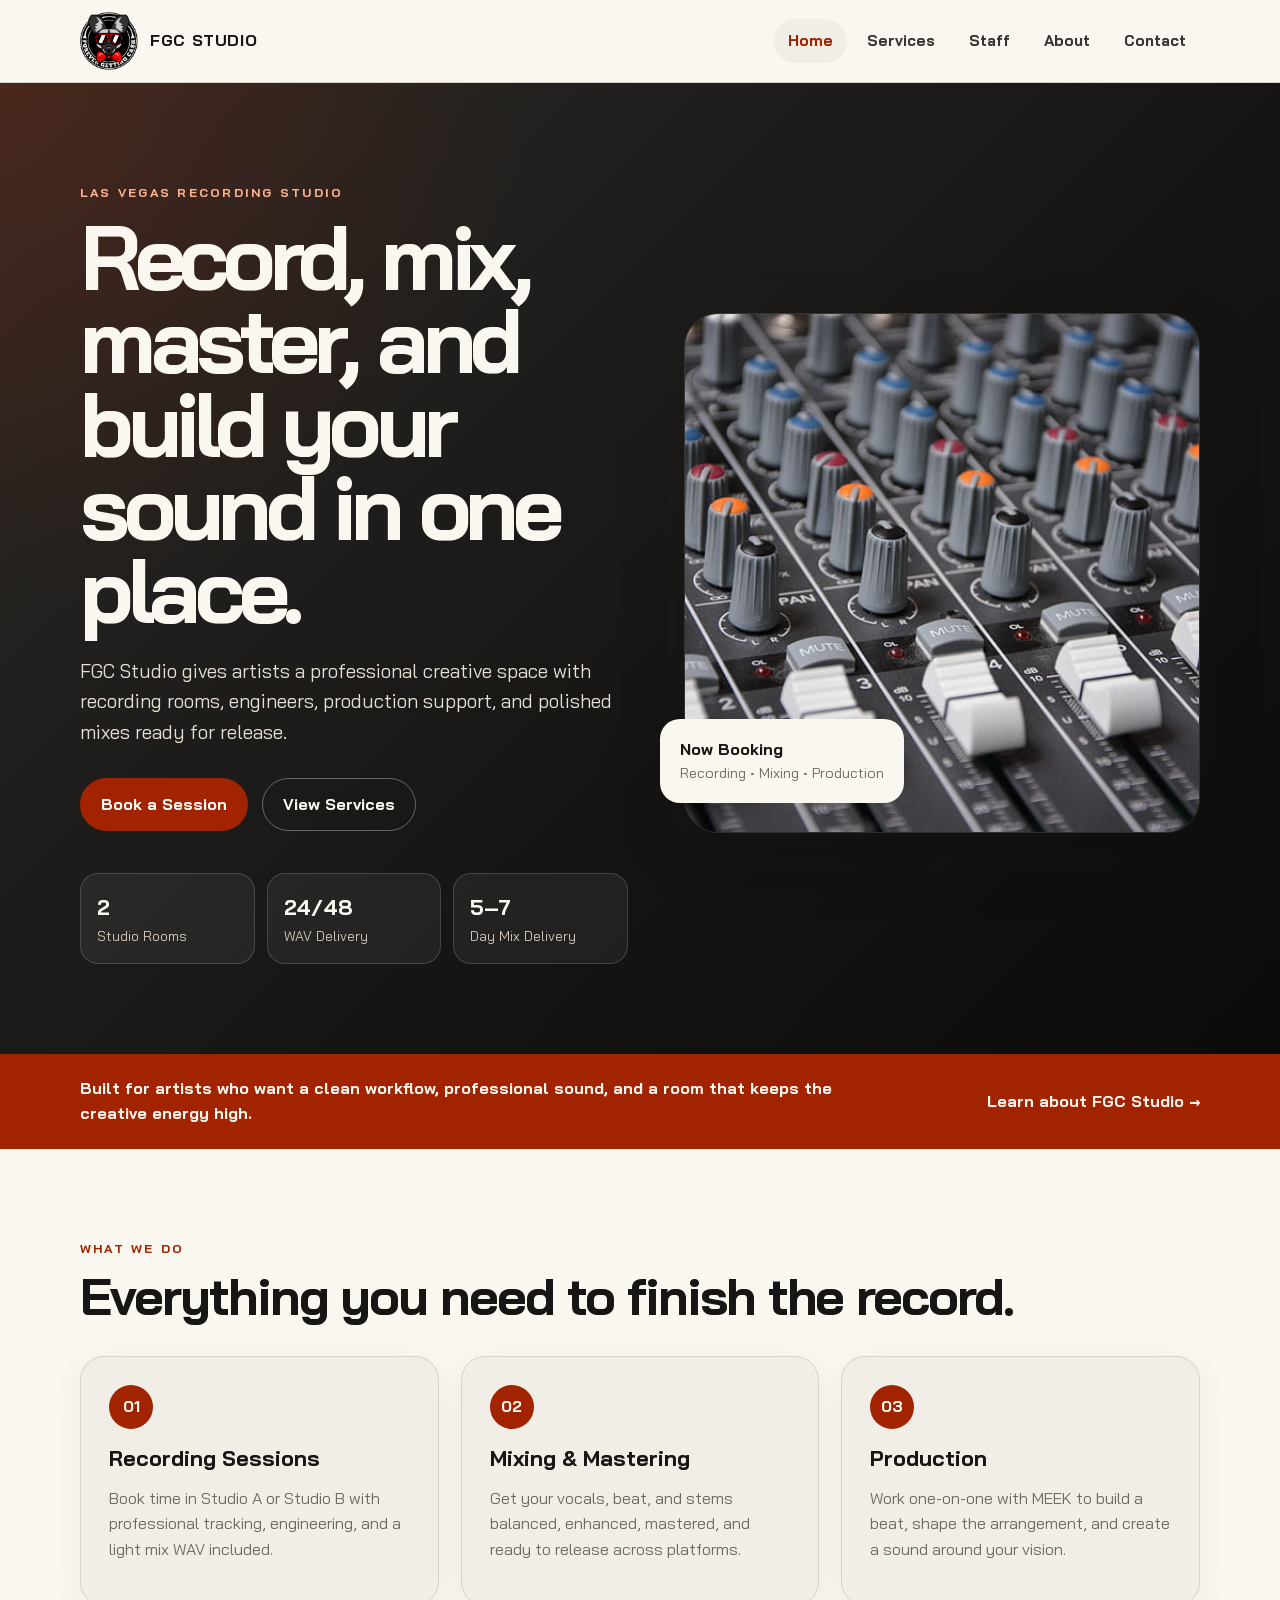
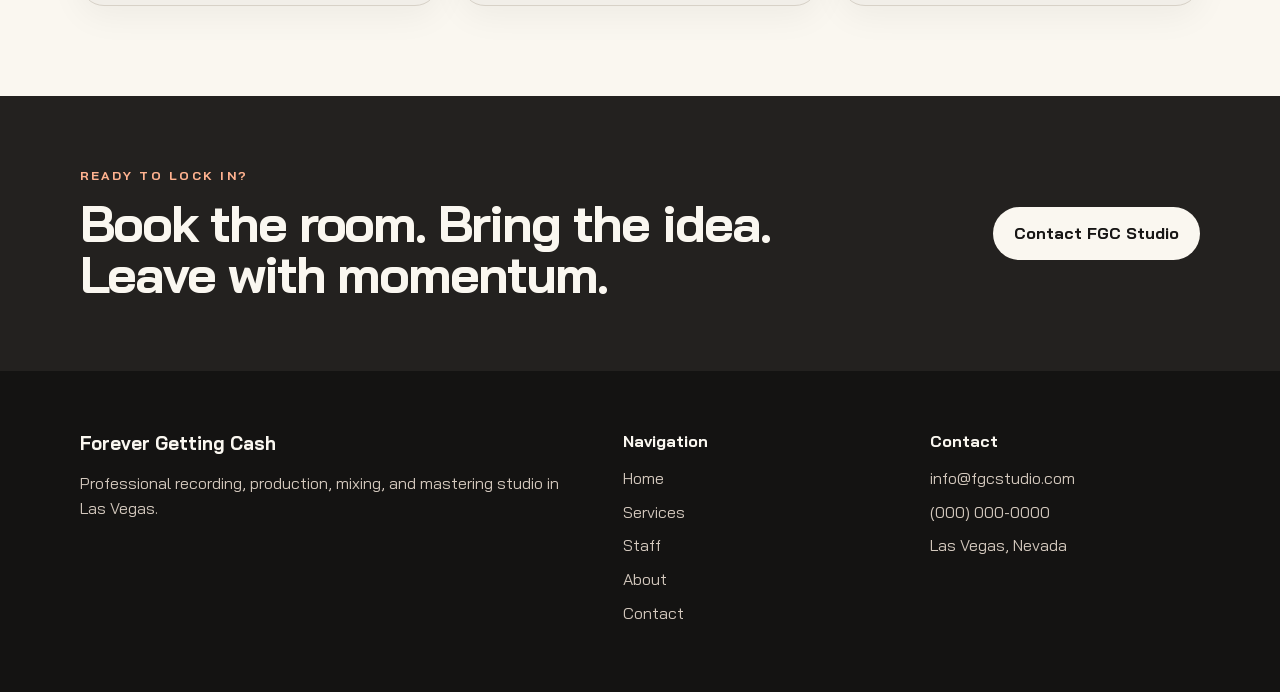
<file: index.html>
<!DOCTYPE html>
<html lang="en">
<head>
  <meta charset="UTF-8">
  <meta name="viewport" content="width=device-width, initial-scale=1.0">
  <title>FGC Studio | Recording, Mixing & Production</title>
  <meta name="description" content="FGC Studio is a professional Las Vegas recording, mixing, mastering, and production studio built for artists.">
  <link rel="preconnect" href="https://fonts.googleapis.com">
  <link rel="preconnect" href="https://fonts.gstatic.com" crossorigin>
  <link href="https://fonts.googleapis.com/css2?family=Bai+Jamjuree:wght@400;500;600;700&display=swap" rel="stylesheet">
  <link rel="stylesheet" href="styles.css">
</head>
<body>
  <header class="site-header">
    <div class="container nav-wrap">
      <a class="brand" href="index.html" aria-label="FGC Studio home">
        <img src="images/logo.png" alt="Forever Getting Cash Logo">
        <span>FGC Studio</span>
      </a>

      <input type="checkbox" id="nav-toggle" class="nav-toggle" aria-label="Open navigation">
      <label for="nav-toggle" class="nav-button"><span></span><span></span><span></span></label>

      <nav class="site-nav" aria-label="Primary navigation">
        <a class="active" href="index.html">Home</a>
        <a href="services.html">Services</a>
        <a href="staff.html">Staff</a>
        <a href="about.html">About</a>
        <a href="contact.html">Contact</a>
      </nav>
    </div>
  </header>

  <main>
    <section class="hero section-dark">
      <div class="container hero-grid">
        <div class="hero-copy reveal">
          <p class="eyebrow">Las Vegas Recording Studio</p>
          <h1>Record, mix, master, and build your sound in one place.</h1>
          <p class="lead">FGC Studio gives artists a professional creative space with recording rooms, engineers, production support, and polished mixes ready for release.</p>
          <div class="button-row">
            <a class="btn btn-primary" href="contact.html">Book a Session</a>
            <a class="btn btn-secondary" href="services.html">View Services</a>
          </div>
          <div class="hero-stats" aria-label="Studio highlights">
            <div><strong>2</strong><span>Studio Rooms</span></div>
            <div><strong>24/48</strong><span>WAV Delivery</span></div>
            <div><strong>5–7</strong><span>Day Mix Delivery</span></div>
          </div>
        </div>
        <div class="hero-card reveal">
          <img src="images/mixer-digital-analog-audio-preview.jpg" alt="Professional studio audio mixer">
          <div class="floating-card">
            <strong>Now Booking</strong>
            <span>Recording • Mixing • Production</span>
          </div>
        </div>
      </div>
    </section>

    <section class="intro-strip">
      <div class="container strip-grid">
        <p>Built for artists who want a clean workflow, professional sound, and a room that keeps the creative energy high.</p>
        <a href="about.html">Learn about FGC Studio →</a>
      </div>
    </section>

    <section class="section-pad">
      <div class="container">
        <div class="section-heading">
          <p class="eyebrow">What We Do</p>
          <h2>Everything you need to finish the record.</h2>
        </div>
        <div class="card-grid three">
          <article class="feature-card">
            <span class="card-number">01</span>
            <h3>Recording Sessions</h3>
            <p>Book time in Studio A or Studio B with professional tracking, engineering, and a light mix WAV included.</p>
          </article>
          <article class="feature-card">
            <span class="card-number">02</span>
            <h3>Mixing & Mastering</h3>
            <p>Get your vocals, beat, and stems balanced, enhanced, mastered, and ready to release across platforms.</p>
          </article>
          <article class="feature-card">
            <span class="card-number">03</span>
            <h3>Production</h3>
            <p>Work one-on-one with MEEK to build a beat, shape the arrangement, and create a sound around your vision.</p>
          </article>
        </div>
      </div>
    </section>

    <section class="cta-band">
      <div class="container cta-grid">
        <div>
          <p class="eyebrow">Ready to lock in?</p>
          <h2>Book the room. Bring the idea. Leave with momentum.</h2>
        </div>
        <a class="btn btn-light" href="contact.html">Contact FGC Studio</a>
      </div>
    </section>
  </main>

  <footer class="site-footer">
    <div class="container footer-grid">
      <div>
        <h3>Forever Getting Cash</h3>
        <p>Professional recording, production, mixing, and mastering studio in Las Vegas.</p>
      </div>
      <div>
        <h4>Navigation</h4>
        <a href="index.html">Home</a>
        <a href="services.html">Services</a>
        <a href="staff.html">Staff</a>
        <a href="about.html">About</a>
        <a href="contact.html">Contact</a>
      </div>
      <div>
        <h4>Contact</h4>
        <p>info@fgcstudio.com</p>
        <p>(000) 000-0000</p>
        <p>Las Vegas, Nevada</p>
      </div>
    </div>
  </footer>
</body>
</html>
</file>
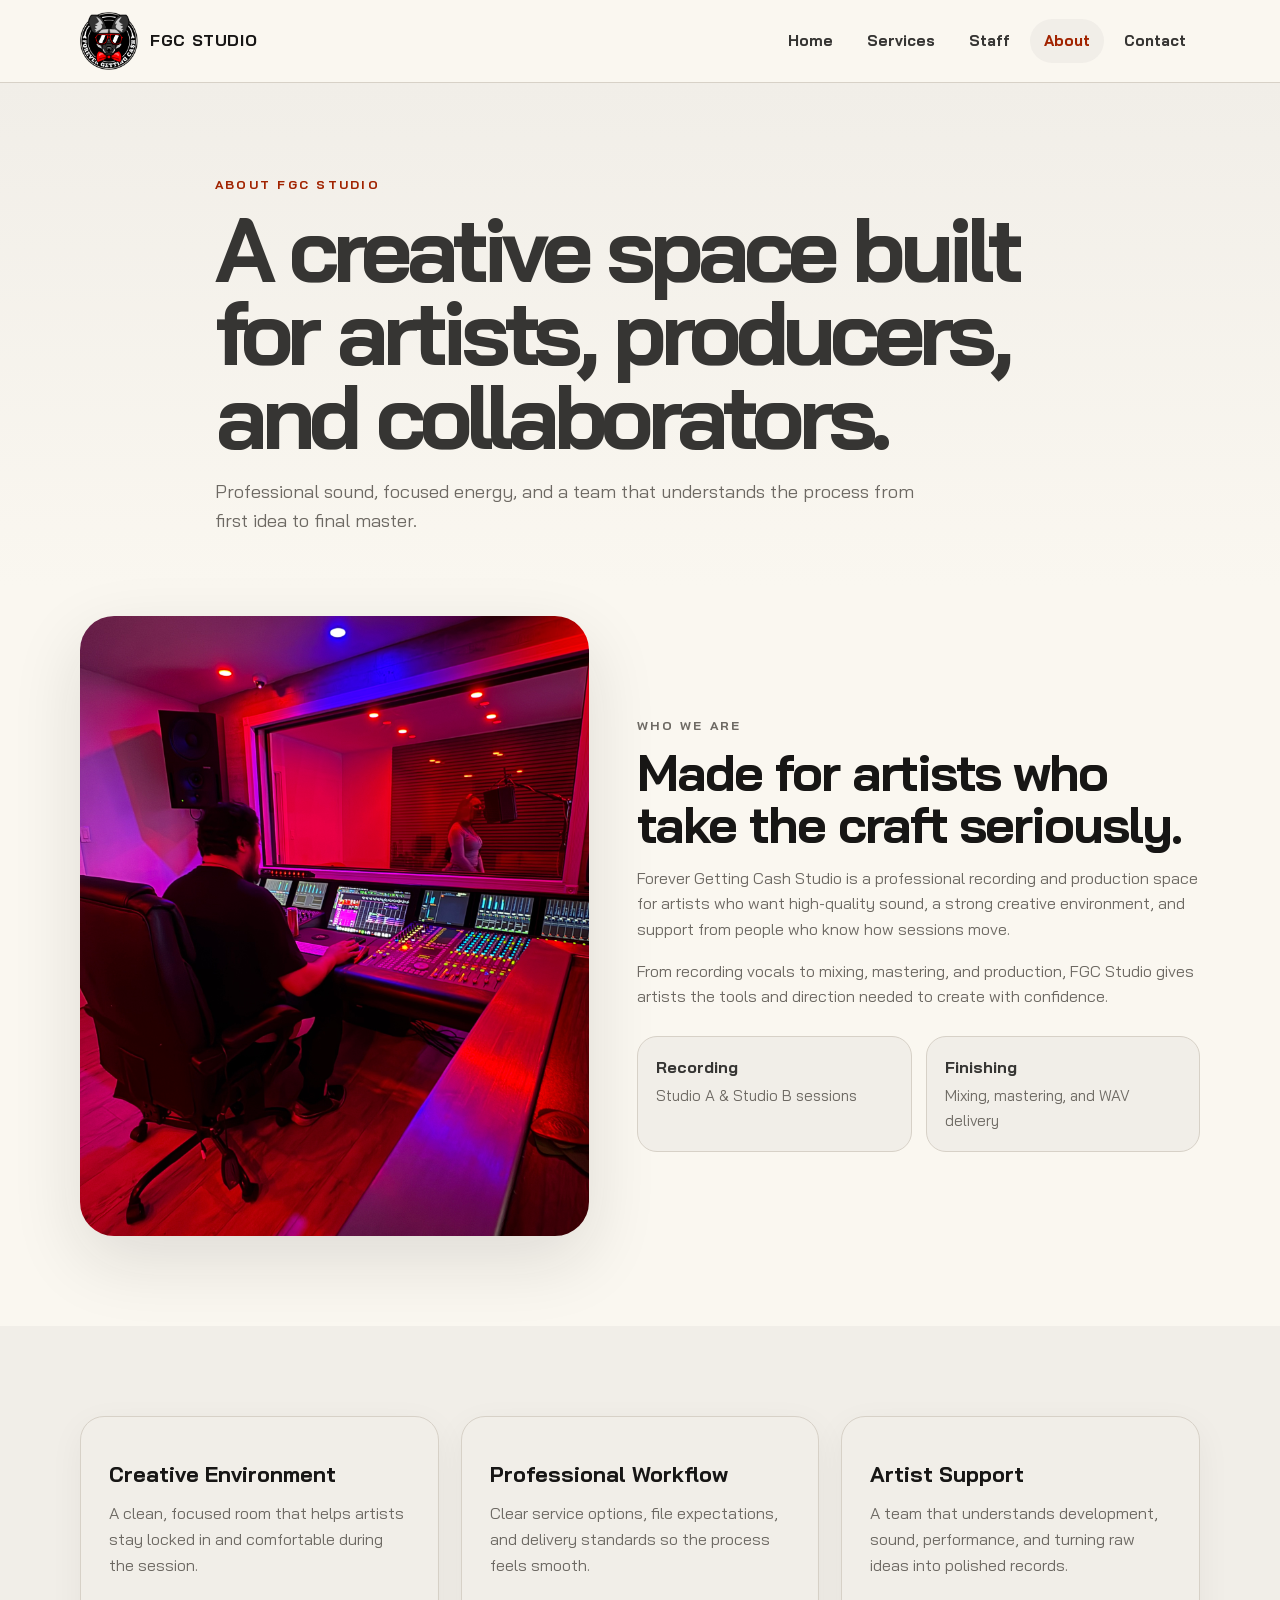
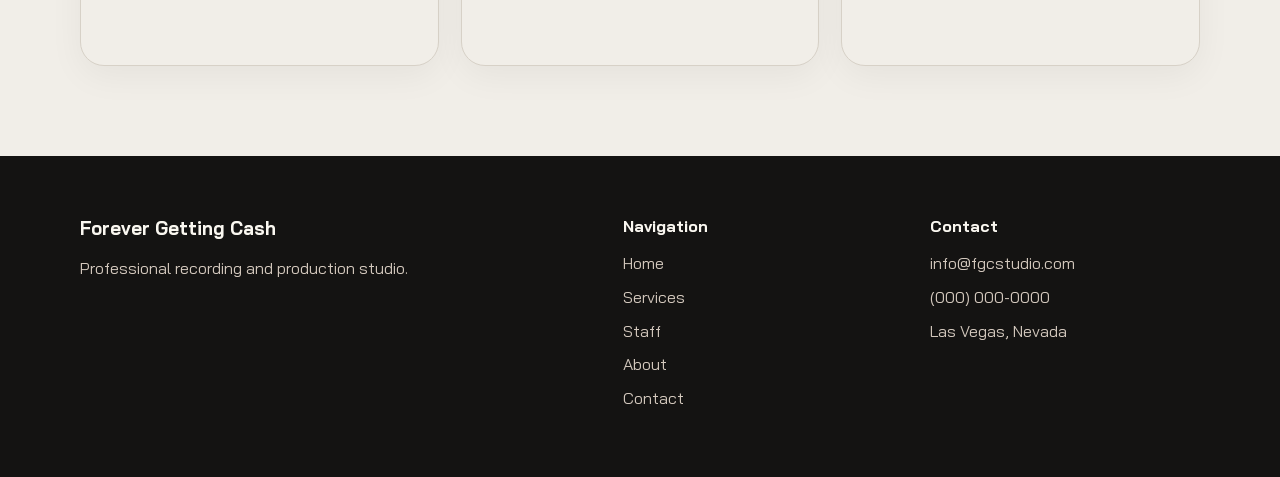
<file: about.html>
<!DOCTYPE html>
<html lang="en">
<head>
  <meta charset="UTF-8"><meta name="viewport" content="width=device-width, initial-scale=1.0">
  <title>About | FGC Studio</title>
  <link rel="preconnect" href="https://fonts.googleapis.com"><link rel="preconnect" href="https://fonts.gstatic.com" crossorigin><link href="https://fonts.googleapis.com/css2?family=Bai+Jamjuree:wght@400;500;600;700&display=swap" rel="stylesheet"><link rel="stylesheet" href="styles.css">
</head>
<body>
  <header class="site-header"><div class="container nav-wrap"><a class="brand" href="index.html"><img src="images/logo.png" alt="Forever Getting Cash Logo"><span>FGC Studio</span></a><input type="checkbox" id="nav-toggle" class="nav-toggle"><label for="nav-toggle" class="nav-button"><span></span><span></span><span></span></label><nav class="site-nav"><a href="index.html">Home</a><a href="services.html">Services</a><a href="staff.html">Staff</a><a class="active" href="about.html">About</a><a href="contact.html">Contact</a></nav></div></header>
  <main>
    <section class="page-hero"><div class="container narrow"><p class="eyebrow">About FGC Studio</p><h1>A creative space built for artists, producers, and collaborators.</h1><p>Professional sound, focused energy, and a team that understands the process from first idea to final master.</p></div></section>
    <section class="section-pad pt-small"><div class="container about-grid">
      <img class="about-image tall" src="images/studio a.jpeg" alt="Inside FGC Studio">
      <div class="about-copy"><p class="eyebrow">Who We Are</p><h2>Made for artists who take the craft seriously.</h2><p>Forever Getting Cash Studio is a professional recording and production space for artists who want high-quality sound, a strong creative environment, and support from people who know how sessions move.</p><p>From recording vocals to mixing, mastering, and production, FGC Studio gives artists the tools and direction needed to create with confidence.</p><div class="mini-cards"><div><strong>Recording</strong><span>Studio A & Studio B sessions</span></div><div><strong>Finishing</strong><span>Mixing, mastering, and WAV delivery</span></div></div></div>
    </div></section>
    <section class="section-pad bg-soft"><div class="container card-grid three"><article class="feature-card"><h3>Creative Environment</h3><p>A clean, focused room that helps artists stay locked in and comfortable during the session.</p></article><article class="feature-card"><h3>Professional Workflow</h3><p>Clear service options, file expectations, and delivery standards so the process feels smooth.</p></article><article class="feature-card"><h3>Artist Support</h3><p>A team that understands development, sound, performance, and turning raw ideas into polished records.</p></article></div></section>
  </main>
  <footer class="site-footer"><div class="container footer-grid"><div><h3>Forever Getting Cash</h3><p>Professional recording and production studio.</p></div><div><h4>Navigation</h4><a href="index.html">Home</a><a href="services.html">Services</a><a href="staff.html">Staff</a><a href="about.html">About</a><a href="contact.html">Contact</a></div><div><h4>Contact</h4><p>info@fgcstudio.com</p><p>(000) 000-0000</p><p>Las Vegas, Nevada</p></div></div></footer>
</body>
</html>
</file>
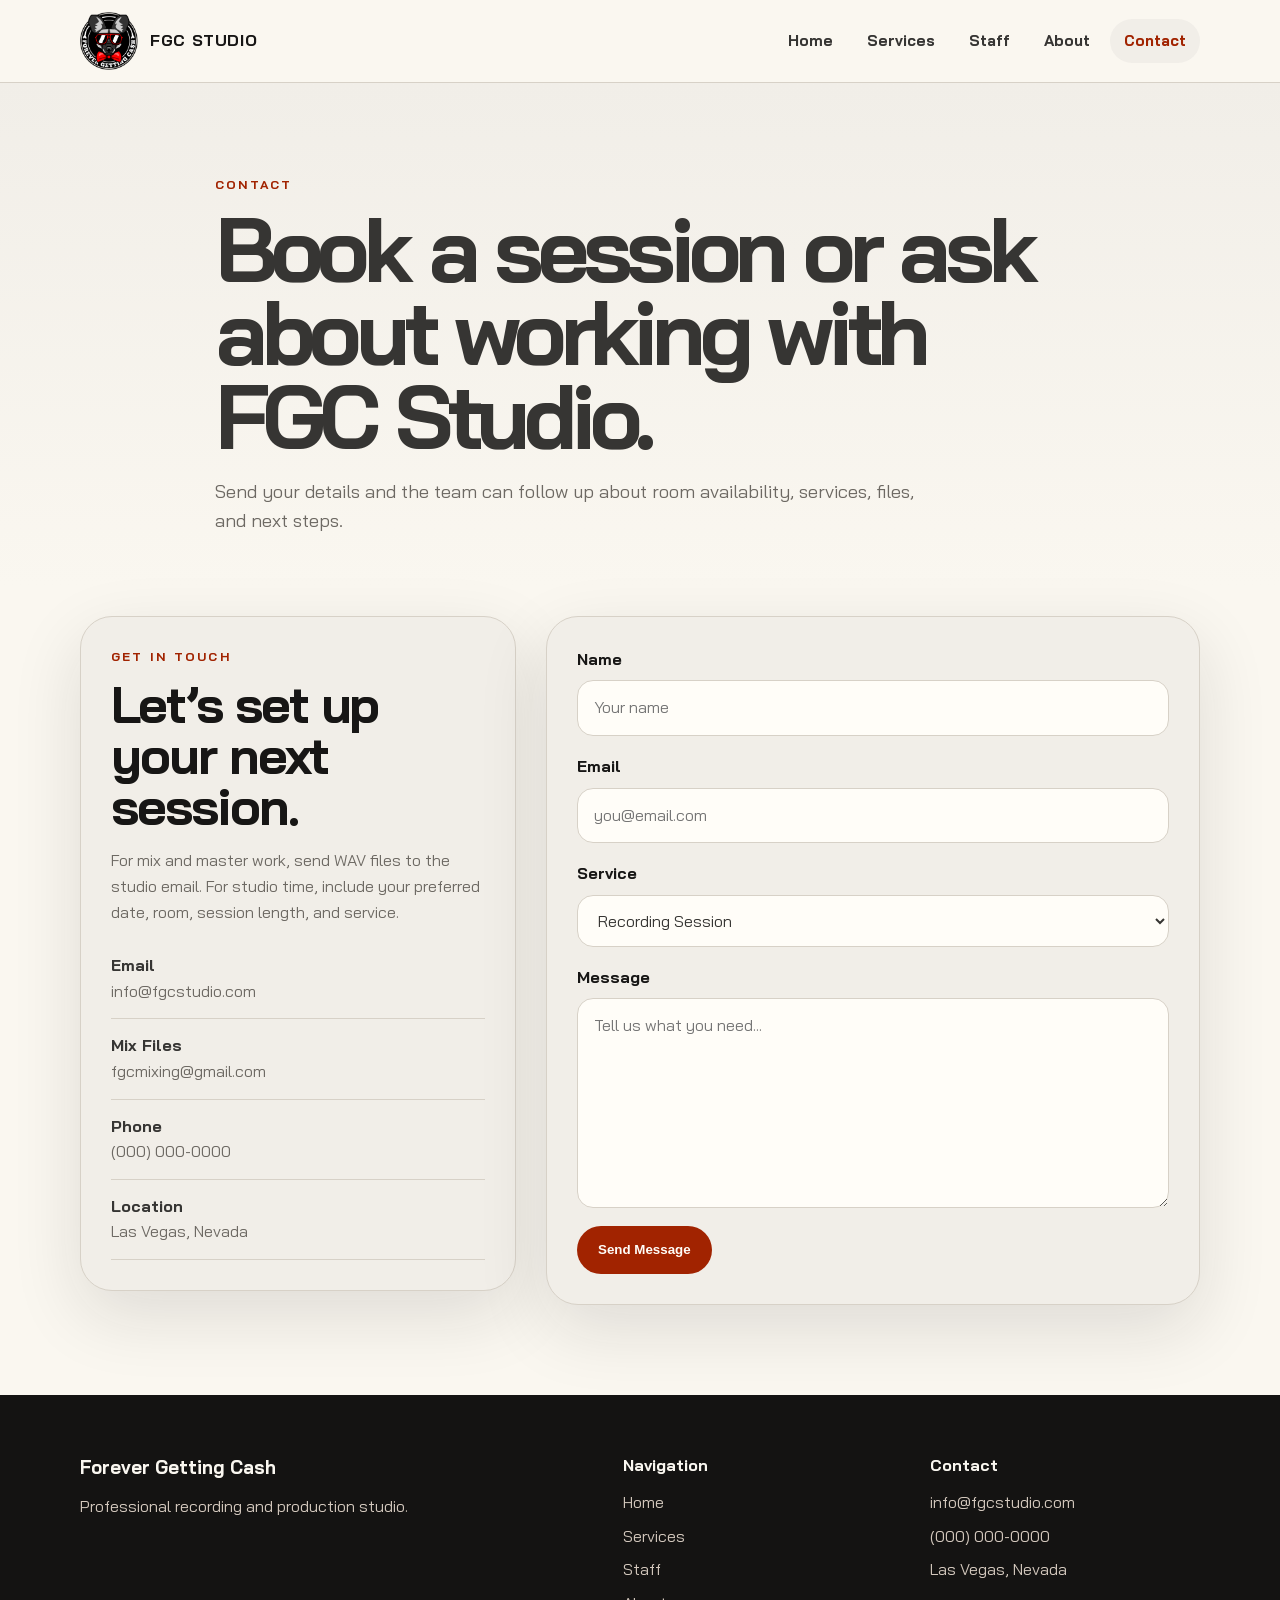
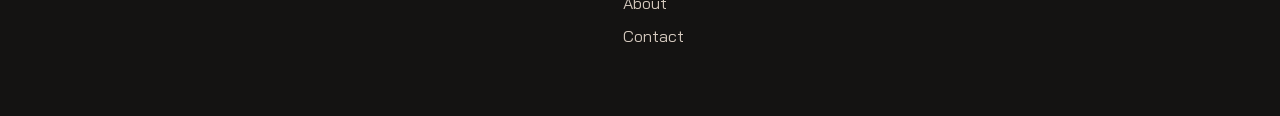
<file: contact.html>
<!DOCTYPE html>
<html lang="en">
<head>
  <meta charset="UTF-8"><meta name="viewport" content="width=device-width, initial-scale=1.0">
  <title>Contact | FGC Studio</title>
  <link rel="preconnect" href="https://fonts.googleapis.com"><link rel="preconnect" href="https://fonts.gstatic.com" crossorigin><link href="https://fonts.googleapis.com/css2?family=Bai+Jamjuree:wght@400;500;600;700&display=swap" rel="stylesheet"><link rel="stylesheet" href="styles.css">
</head>
<body>
  <header class="site-header"><div class="container nav-wrap"><a class="brand" href="index.html"><img src="images/logo.png" alt="Forever Getting Cash Logo"><span>FGC Studio</span></a><input type="checkbox" id="nav-toggle" class="nav-toggle"><label for="nav-toggle" class="nav-button"><span></span><span></span><span></span></label><nav class="site-nav"><a href="index.html">Home</a><a href="services.html">Services</a><a href="staff.html">Staff</a><a href="about.html">About</a><a class="active" href="contact.html">Contact</a></nav></div></header>
  <main>
    <section class="page-hero"><div class="container narrow"><p class="eyebrow">Contact</p><h1>Book a session or ask about working with FGC Studio.</h1><p>Send your details and the team can follow up about room availability, services, files, and next steps.</p></div></section>
    <section class="section-pad pt-small"><div class="container contact-grid">
      <aside class="contact-panel"><p class="eyebrow">Get In Touch</p><h2>Let’s set up your next session.</h2><p>For mix and master work, send WAV files to the studio email. For studio time, include your preferred date, room, session length, and service.</p><div class="contact-list"><p><strong>Email</strong><span>info@fgcstudio.com</span></p><p><strong>Mix Files</strong><span>fgcmixing@gmail.com</span></p><p><strong>Phone</strong><span>(000) 000-0000</span></p><p><strong>Location</strong><span>Las Vegas, Nevada</span></p></div></aside>
      <form class="contact-form" action="#" method="post"><div class="form-row"><label for="name">Name</label><input id="name" name="name" type="text" placeholder="Your name" required></div><div class="form-row"><label for="email">Email</label><input id="email" name="email" type="email" placeholder="you@email.com" required></div><div class="form-row"><label for="service">Service</label><select id="service" name="service"><option>Recording Session</option><option>Mix & Master</option><option>Production Session</option><option>General Question</option></select></div><div class="form-row"><label for="message">Message</label><textarea id="message" name="message" rows="7" placeholder="Tell us what you need..." required></textarea></div><button class="btn btn-primary" type="submit">Send Message</button></form>
    </div></section>
  </main>
  <footer class="site-footer"><div class="container footer-grid"><div><h3>Forever Getting Cash</h3><p>Professional recording and production studio.</p></div><div><h4>Navigation</h4><a href="index.html">Home</a><a href="services.html">Services</a><a href="staff.html">Staff</a><a href="about.html">About</a><a href="contact.html">Contact</a></div><div><h4>Contact</h4><p>info@fgcstudio.com</p><p>(000) 000-0000</p><p>Las Vegas, Nevada</p></div></div></footer>
</body>
</html>
</file>
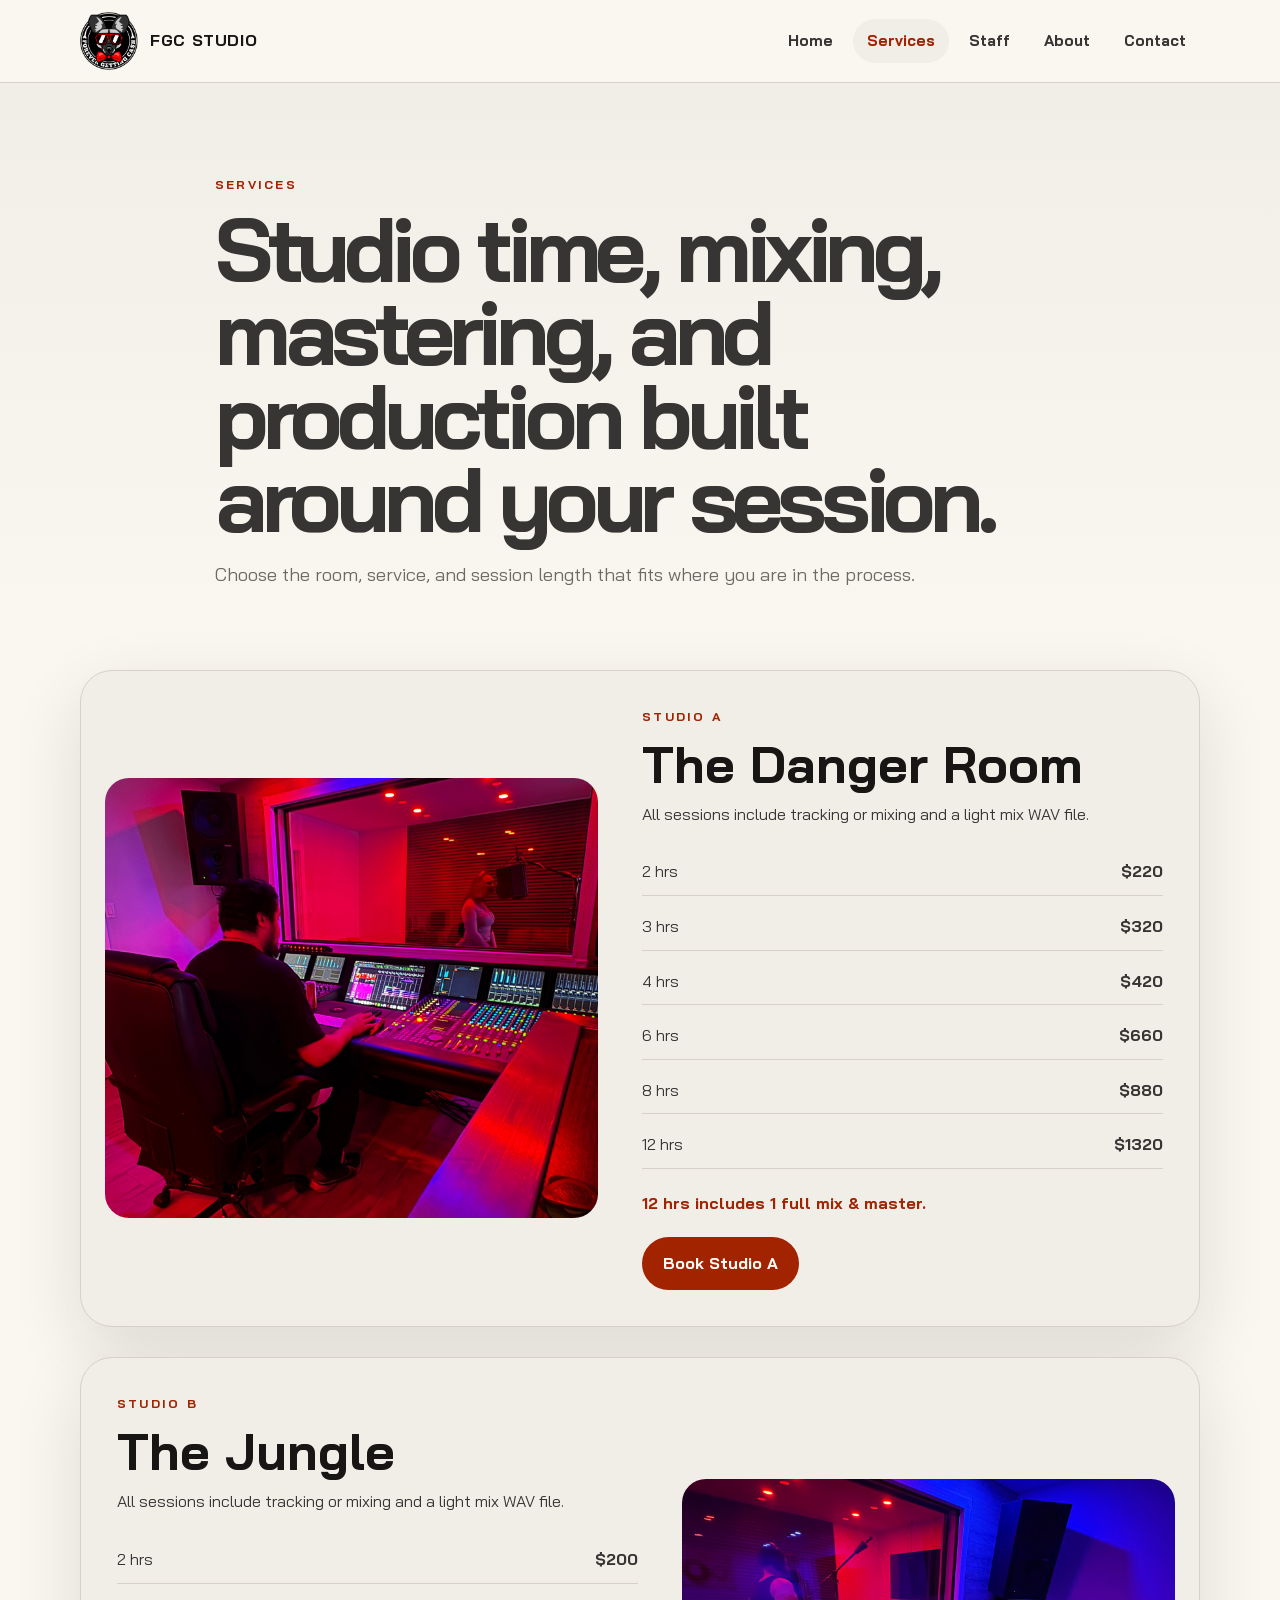
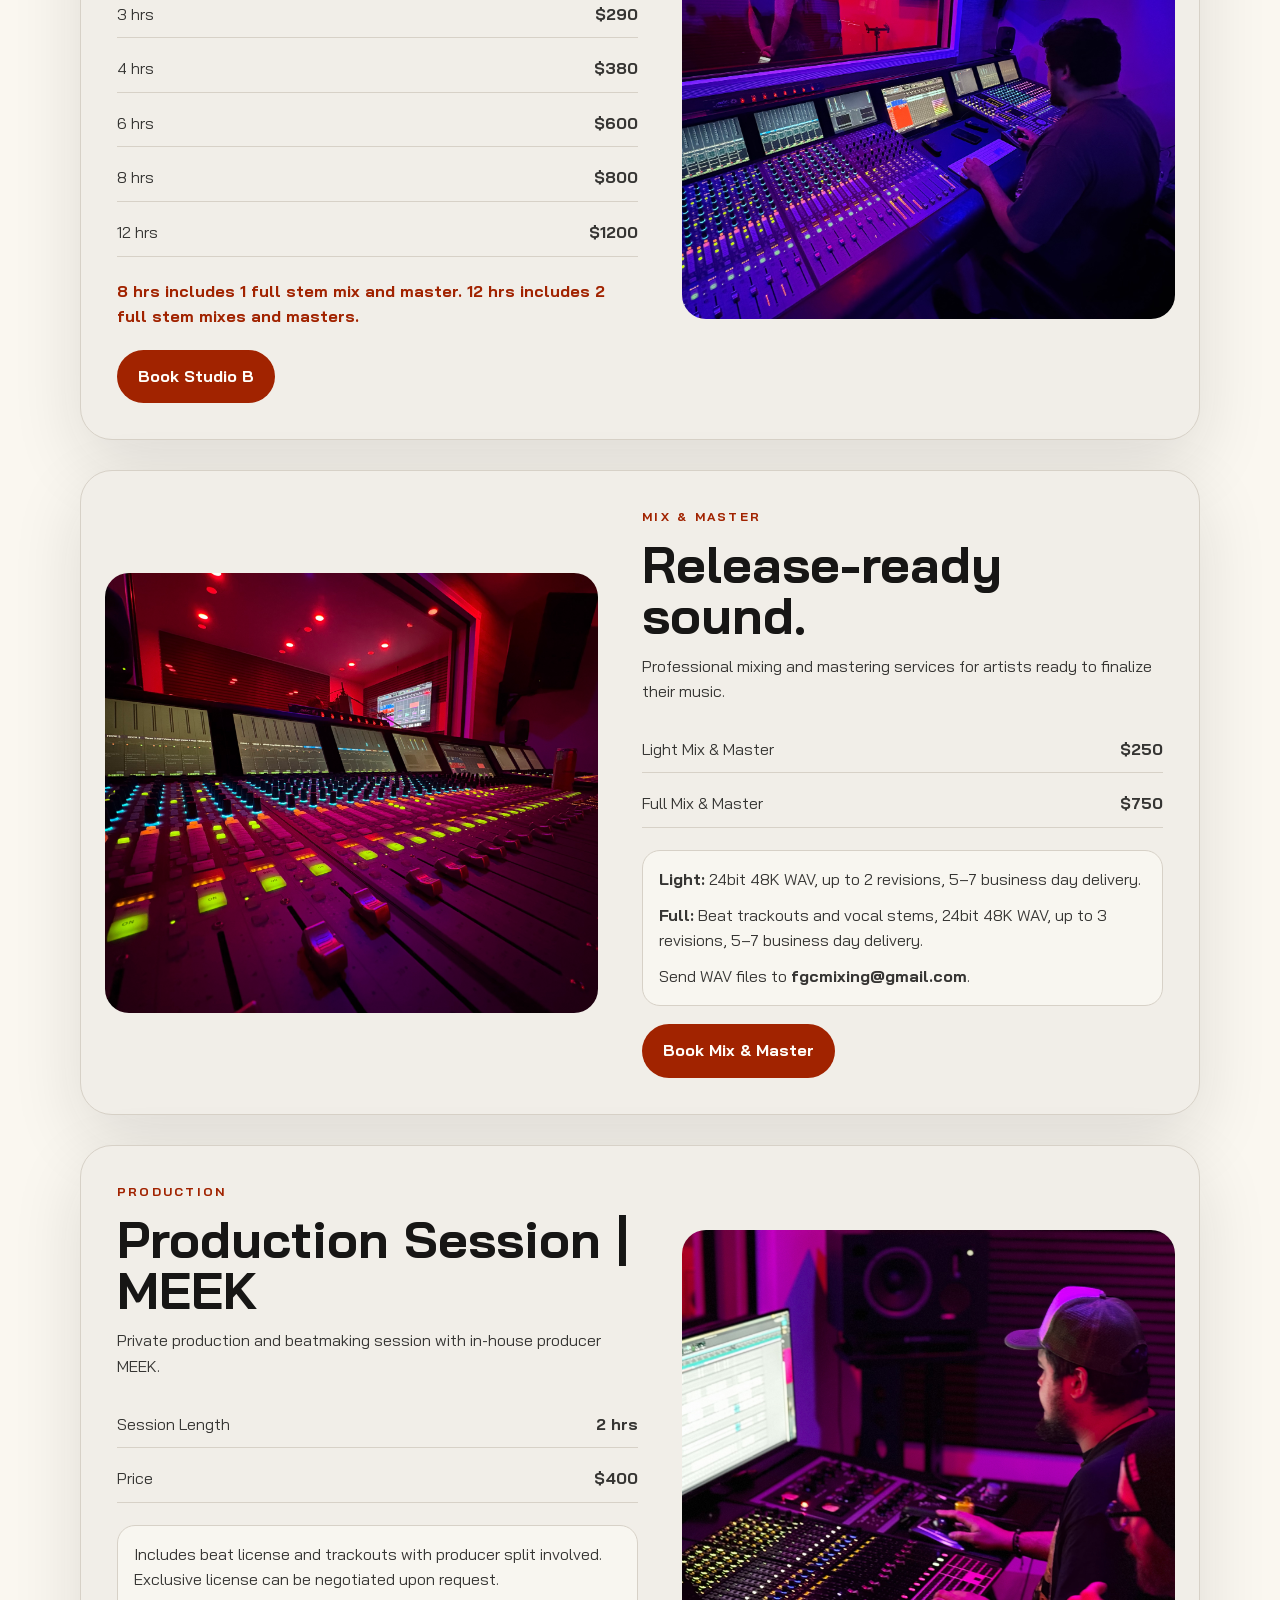
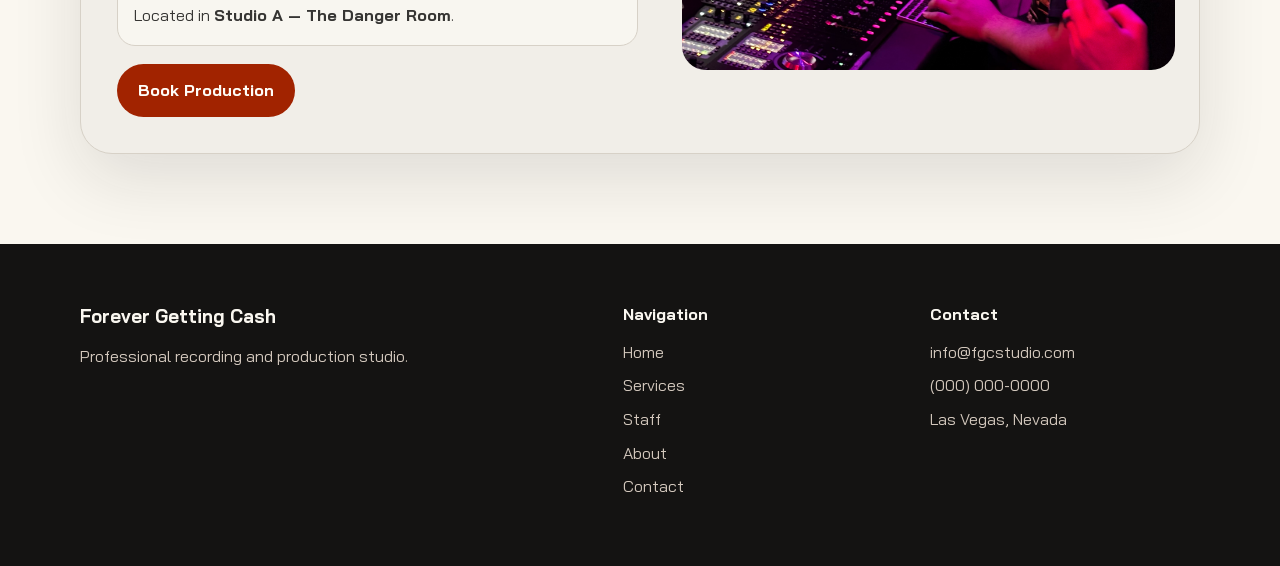
<file: services.html>
<!DOCTYPE html>
<html lang="en">
<head>
  <meta charset="UTF-8">
  <meta name="viewport" content="width=device-width, initial-scale=1.0">
  <title>Services | FGC Studio</title>
  <meta name="description" content="Explore FGC Studio recording, mixing, mastering, and production services.">
  <link rel="preconnect" href="https://fonts.googleapis.com">
  <link rel="preconnect" href="https://fonts.gstatic.com" crossorigin>
  <link href="https://fonts.googleapis.com/css2?family=Bai+Jamjuree:wght@400;500;600;700&display=swap" rel="stylesheet">
  <link rel="stylesheet" href="styles.css">
</head>
<body>
  <header class="site-header">
    <div class="container nav-wrap">
      <a class="brand" href="index.html"><img src="images/logo.png" alt="Forever Getting Cash Logo"><span>FGC Studio</span></a>
      <input type="checkbox" id="nav-toggle" class="nav-toggle">
      <label for="nav-toggle" class="nav-button"><span></span><span></span><span></span></label>
      <nav class="site-nav"><a href="index.html">Home</a><a class="active" href="services.html">Services</a><a href="staff.html">Staff</a><a href="about.html">About</a><a href="contact.html">Contact</a></nav>
    </div>
  </header>

  <main>
    <section class="page-hero">
      <div class="container narrow">
        <p class="eyebrow">Services</p>
        <h1>Studio time, mixing, mastering, and production built around your session.</h1>
        <p>Choose the room, service, and session length that fits where you are in the process.</p>
      </div>
    </section>

    <section class="section-pad pt-small">
      <div class="container service-stack">
        <article class="service-card-large">
          <img src="images/studio a.jpeg" alt="Studio A recording room">
          <div class="service-content">
            <p class="eyebrow">Studio A</p>
            <h2>The Danger Room</h2>
            <p>All sessions include tracking or mixing and a light mix WAV file.</p>
            <ul class="price-list">
              <li><span>2 hrs</span><strong>$220</strong></li><li><span>3 hrs</span><strong>$320</strong></li><li><span>4 hrs</span><strong>$420</strong></li><li><span>6 hrs</span><strong>$660</strong></li><li><span>8 hrs</span><strong>$880</strong></li><li><span>12 hrs</span><strong>$1320</strong></li>
            </ul>
            <p class="note">12 hrs includes 1 full mix & master.</p>
            <a class="btn btn-primary" href="contact.html">Book Studio A</a>
          </div>
        </article>

        <article class="service-card-large reverse">
          <img src="images/studio b.jpeg" alt="Studio B recording room">
          <div class="service-content">
            <p class="eyebrow">Studio B</p>
            <h2>The Jungle</h2>
            <p>All sessions include tracking or mixing and a light mix WAV file.</p>
            <ul class="price-list">
              <li><span>2 hrs</span><strong>$200</strong></li><li><span>3 hrs</span><strong>$290</strong></li><li><span>4 hrs</span><strong>$380</strong></li><li><span>6 hrs</span><strong>$600</strong></li><li><span>8 hrs</span><strong>$800</strong></li><li><span>12 hrs</span><strong>$1200</strong></li>
            </ul>
            <p class="note">8 hrs includes 1 full stem mix and master. 12 hrs includes 2 full stem mixes and masters.</p>
            <a class="btn btn-primary" href="contact.html">Book Studio B</a>
          </div>
        </article>

        <article class="service-card-large">
          <img src="images/mix master.jpeg" alt="Mixing and mastering setup">
          <div class="service-content">
            <p class="eyebrow">Mix & Master</p>
            <h2>Release-ready sound.</h2>
            <p>Professional mixing and mastering services for artists ready to finalize their music.</p>
            <ul class="price-list">
              <li><span>Light Mix & Master</span><strong>$250</strong></li><li><span>Full Mix & Master</span><strong>$750</strong></li>
            </ul>
            <div class="detail-box">
              <p><strong>Light:</strong> 24bit 48K WAV, up to 2 revisions, 5–7 business day delivery.</p>
              <p><strong>Full:</strong> Beat trackouts and vocal stems, 24bit 48K WAV, up to 3 revisions, 5–7 business day delivery.</p>
              <p>Send WAV files to <strong>fgcmixing@gmail.com</strong>.</p>
            </div>
            <a class="btn btn-primary" href="contact.html">Book Mix & Master</a>
          </div>
        </article>

        <article class="service-card-large reverse">
          <img src="images/production.jpeg" alt="Music production session">
          <div class="service-content">
            <p class="eyebrow">Production</p>
            <h2>Production Session | MEEK</h2>
            <p>Private production and beatmaking session with in-house producer MEEK.</p>
            <ul class="price-list">
              <li><span>Session Length</span><strong>2 hrs</strong></li><li><span>Price</span><strong>$400</strong></li>
            </ul>
            <div class="detail-box">
              <p>Includes beat license and trackouts with producer split involved. Exclusive license can be negotiated upon request.</p>
              <p>Located in <strong>Studio A — The Danger Room</strong>.</p>
            </div>
            <a class="btn btn-primary" href="contact.html">Book Production</a>
          </div>
        </article>
      </div>
    </section>
  </main>

  <footer class="site-footer"><div class="container footer-grid"><div><h3>Forever Getting Cash</h3><p>Professional recording and production studio.</p></div><div><h4>Navigation</h4><a href="index.html">Home</a><a href="services.html">Services</a><a href="staff.html">Staff</a><a href="about.html">About</a><a href="contact.html">Contact</a></div><div><h4>Contact</h4><p>info@fgcstudio.com</p><p>(000) 000-0000</p><p>Las Vegas, Nevada</p></div></div></footer>
</body>
</html>
</file>
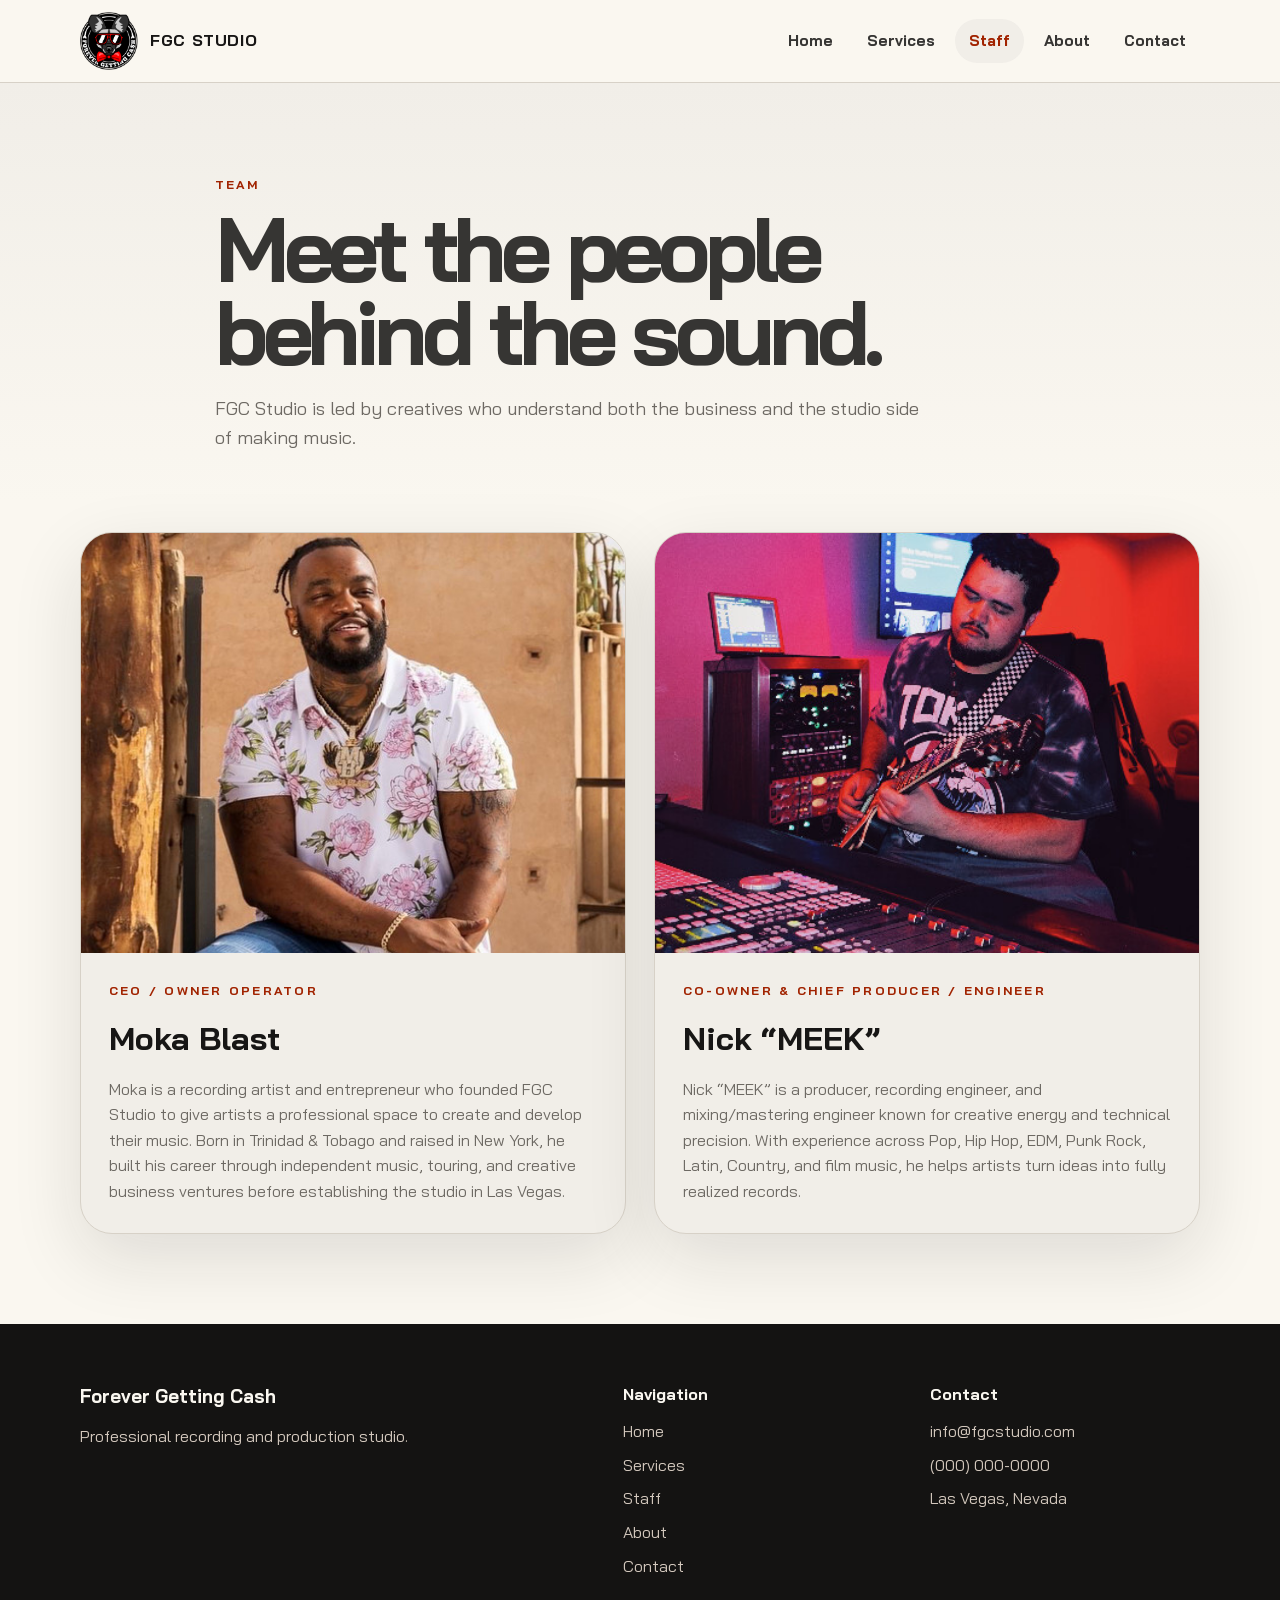
<file: staff.html>
<!DOCTYPE html>
<html lang="en">
<head>
  <meta charset="UTF-8"><meta name="viewport" content="width=device-width, initial-scale=1.0">
  <title>Staff | FGC Studio</title>
  <link rel="preconnect" href="https://fonts.googleapis.com"><link rel="preconnect" href="https://fonts.gstatic.com" crossorigin><link href="https://fonts.googleapis.com/css2?family=Bai+Jamjuree:wght@400;500;600;700&display=swap" rel="stylesheet"><link rel="stylesheet" href="styles.css">
</head>
<body>
  <header class="site-header"><div class="container nav-wrap"><a class="brand" href="index.html"><img src="images/logo.png" alt="Forever Getting Cash Logo"><span>FGC Studio</span></a><input type="checkbox" id="nav-toggle" class="nav-toggle"><label for="nav-toggle" class="nav-button"><span></span><span></span><span></span></label><nav class="site-nav"><a href="index.html">Home</a><a href="services.html">Services</a><a class="active" href="staff.html">Staff</a><a href="about.html">About</a><a href="contact.html">Contact</a></nav></div></header>
  <main>
    <section class="page-hero"><div class="container narrow"><p class="eyebrow">Team</p><h1>Meet the people behind the sound.</h1><p>FGC Studio is led by creatives who understand both the business and the studio side of making music.</p></div></section>
    <section class="section-pad pt-small"><div class="container staff-grid-new">
      <article class="staff-profile"><img src="images/moka pic.jpeg.jpg" alt="Moka Blast"><div><p class="eyebrow">CEO / Owner Operator</p><h2>Moka Blast</h2><p>Moka is a recording artist and entrepreneur who founded FGC Studio to give artists a professional space to create and develop their music. Born in Trinidad & Tobago and raised in New York, he built his career through independent music, touring, and creative business ventures before establishing the studio in Las Vegas.</p></div></article>
      <article class="staff-profile"><img src="images/meek profile pic.jpg" alt="Nick MEEK"><div><p class="eyebrow">Co-Owner & Chief Producer / Engineer</p><h2>Nick “MEEK”</h2><p>Nick “MEEK” is a producer, recording engineer, and mixing/mastering engineer known for creative energy and technical precision. With experience across Pop, Hip Hop, EDM, Punk Rock, Latin, Country, and film music, he helps artists turn ideas into fully realized records.</p></div></article>
    </div></section>
  </main>
  <footer class="site-footer"><div class="container footer-grid"><div><h3>Forever Getting Cash</h3><p>Professional recording and production studio.</p></div><div><h4>Navigation</h4><a href="index.html">Home</a><a href="services.html">Services</a><a href="staff.html">Staff</a><a href="about.html">About</a><a href="contact.html">Contact</a></div><div><h4>Contact</h4><p>info@fgcstudio.com</p><p>(000) 000-0000</p><p>Las Vegas, Nevada</p></div></div></footer>
</body>
</html>
</file>
<file: styles.css>
:root{
  --ink:#171615;
  --text:#363533;
  --muted:#6d6963;
  --cream:#faf7f0;
  --soft:#f1eee8;
  --line:#d7d1c7;
  --rust:#a12300;
  --rust-dark:#7f1b02;
  --charcoal:#23211f;
  --white:#fffdf8;
  --shadow:0 24px 70px rgba(23,22,21,.12);
  --radius:24px;
}
*{box-sizing:border-box;margin:0;padding:0}
html{scroll-behavior:smooth}
body{font-family:"Bai Jamjuree",Arial,sans-serif;background:var(--cream);color:var(--text);line-height:1.6;overflow-x:hidden}
img{max-width:100%;display:block}
a{text-decoration:none;color:inherit}
.container{width:min(1120px,calc(100% - 32px));margin-inline:auto}.narrow{max-width:850px}.section-pad{padding:90px 0}.pt-small{padding-top:30px}.bg-soft{background:var(--soft)}
.site-header{position:sticky;top:0;z-index:50;background:rgba(250,247,240,.92);backdrop-filter:blur(16px);border-bottom:1px solid var(--line)}
.nav-wrap{min-height:82px;display:flex;align-items:center;justify-content:space-between;gap:24px}.brand{display:flex;align-items:center;gap:12px;font-weight:800;letter-spacing:.04em;text-transform:uppercase;color:var(--ink)}.brand img{width:58px;height:auto}.site-nav{display:flex;align-items:center;gap:6px}.site-nav a{padding:10px 14px;border-radius:999px;color:var(--text);font-weight:700;font-size:.95rem;transition:.2s ease}.site-nav a:hover,.site-nav a.active{background:var(--soft);color:var(--rust)}.nav-toggle,.nav-button{display:none}
.section-dark{background:radial-gradient(circle at top left,rgba(161,35,0,.26),transparent 33%),linear-gradient(135deg,#2b2926 0%,#151413 62%,#0b0b0a 100%);color:var(--cream)}.hero{padding:100px 0 90px}.hero-grid{display:grid;grid-template-columns:1.03fr .97fr;gap:56px;align-items:center}.eyebrow{font-size:.78rem;text-transform:uppercase;letter-spacing:.18em;color:var(--rust);font-weight:800;margin-bottom:12px}.section-dark .eyebrow,.cta-band .eyebrow{color:#ffb28f}.hero h1,.page-hero h1{font-size:clamp(2.55rem,7vw,5.8rem);line-height:.93;letter-spacing:-.07em;max-width:820px}.hero .lead{font-size:clamp(1rem,2vw,1.2rem);max-width:610px;color:#e7dfd3;margin:24px 0 30px}.button-row{display:flex;gap:14px;flex-wrap:wrap}.btn{display:inline-flex;align-items:center;justify-content:center;min-height:48px;padding:13px 20px;border-radius:999px;font-weight:800;border:1px solid transparent;transition:.2s ease;cursor:pointer}.btn-primary{background:var(--rust);color:var(--white)}.btn-primary:hover{background:var(--rust-dark);transform:translateY(-2px)}.btn-secondary{border-color:rgba(250,247,240,.35);color:var(--cream)}.btn-secondary:hover{background:rgba(255,255,255,.08)}.btn-light{background:var(--cream);color:var(--ink)}.hero-stats{display:grid;grid-template-columns:repeat(3,1fr);gap:12px;margin-top:42px;max-width:620px}.hero-stats div{border:1px solid rgba(250,247,240,.16);border-radius:18px;padding:16px;background:rgba(250,247,240,.06)}.hero-stats strong{display:block;font-size:1.35rem}.hero-stats span{display:block;color:#d3c8bd;font-size:.86rem}.hero-card{position:relative}.hero-card img{height:520px;width:100%;object-fit:cover;border-radius:34px;box-shadow:var(--shadow);border:1px solid rgba(255,255,255,.12)}.floating-card{position:absolute;left:-24px;bottom:30px;background:var(--cream);color:var(--ink);padding:18px 20px;border-radius:20px;box-shadow:var(--shadow)}.floating-card span{display:block;color:var(--muted);font-size:.9rem}.intro-strip{background:var(--rust);color:var(--cream);padding:22px 0}.strip-grid{display:flex;justify-content:space-between;gap:24px;align-items:center}.strip-grid p{max-width:760px;font-weight:700}.strip-grid a{font-weight:800;white-space:nowrap}.section-heading{margin-bottom:34px}.section-heading h2,.cta-grid h2,.about-copy h2,.contact-panel h2{font-size:clamp(2rem,4vw,3.5rem);line-height:1;letter-spacing:-.04em;color:var(--ink)}.card-grid{display:grid;gap:22px}.card-grid.three{grid-template-columns:repeat(3,1fr)}.feature-card{background:var(--soft);border:1px solid var(--line);border-radius:var(--radius);padding:28px;min-height:250px;box-shadow:0 10px 35px rgba(23,22,21,.05)}.feature-card h3{font-size:1.35rem;margin:12px 0 10px;color:var(--ink)}.feature-card p{color:var(--muted)}.card-number{display:inline-flex;width:44px;height:44px;align-items:center;justify-content:center;border-radius:50%;background:var(--rust);color:var(--cream);font-weight:800}.cta-band{padding:70px 0;background:var(--charcoal);color:var(--cream)}.cta-grid{display:flex;justify-content:space-between;align-items:center;gap:30px}.cta-grid h2{color:var(--cream);max-width:800px}.site-footer{background:#141312;color:var(--cream);padding:58px 0}.footer-grid{display:grid;grid-template-columns:1.5fr .8fr .8fr;gap:36px}.footer-grid h3,.footer-grid h4{margin-bottom:12px}.footer-grid p,.footer-grid a{display:block;color:#d3c8bd;margin-bottom:8px}.footer-grid a:hover{color:#ffb28f}
.page-hero{padding:92px 0 50px;background:linear-gradient(180deg,var(--soft),var(--cream))}.page-hero p:not(.eyebrow){font-size:1.15rem;color:var(--muted);max-width:720px;margin-top:20px}.service-stack{display:grid;gap:30px}.service-card-large{display:grid;grid-template-columns:.95fr 1.05fr;gap:32px;align-items:center;background:var(--soft);border:1px solid var(--line);border-radius:32px;padding:24px;box-shadow:var(--shadow)}.service-card-large.reverse{grid-template-columns:1.05fr .95fr}.service-card-large.reverse img{order:2}.service-card-large img{height:440px;width:100%;object-fit:cover;border-radius:24px}.service-content{padding:12px}.service-content h2{font-size:clamp(2rem,4vw,3.2rem);line-height:1;margin-bottom:12px;color:var(--ink)}.price-list{list-style:none;margin:22px 0;display:grid;gap:8px}.price-list li{display:flex;justify-content:space-between;gap:16px;border-bottom:1px solid var(--line);padding:10px 0}.note{color:var(--rust);font-weight:800;margin-bottom:20px}.detail-box{background:rgba(255,253,248,.55);border:1px solid var(--line);border-radius:18px;padding:16px;margin:18px 0}.detail-box p+p{margin-top:10px}.staff-grid-new{display:grid;grid-template-columns:repeat(2,1fr);gap:28px}.staff-profile{background:var(--soft);border:1px solid var(--line);border-radius:32px;overflow:hidden;box-shadow:var(--shadow)}.staff-profile img{height:420px;width:100%;object-fit:cover}.staff-profile div{padding:28px}.staff-profile h2{font-size:2rem;color:var(--ink);margin-bottom:12px}.staff-profile p:last-child{color:var(--muted)}.about-grid{display:grid;grid-template-columns:.95fr 1.05fr;gap:48px;align-items:center}.about-image.tall{height:620px;width:100%;object-fit:cover;border-radius:34px;box-shadow:var(--shadow)}.about-copy p{margin-top:16px;color:var(--muted)}.mini-cards{display:grid;grid-template-columns:repeat(2,1fr);gap:14px;margin-top:26px}.mini-cards div{background:var(--soft);border:1px solid var(--line);border-radius:20px;padding:18px}.mini-cards strong,.mini-cards span{display:block}.mini-cards span{color:var(--muted);font-size:.95rem;margin-top:4px}.contact-grid{display:grid;grid-template-columns:.8fr 1.2fr;gap:30px;align-items:start}.contact-panel,.contact-form{background:var(--soft);border:1px solid var(--line);border-radius:32px;padding:30px;box-shadow:var(--shadow)}.contact-panel>p:not(.eyebrow){color:var(--muted);margin-top:16px}.contact-list{margin-top:28px;display:grid;gap:14px}.contact-list p{padding-bottom:14px;border-bottom:1px solid var(--line)}.contact-list strong,.contact-list span{display:block}.contact-list span{color:var(--muted)}.form-row{display:grid;gap:8px;margin-bottom:18px}.form-row label{font-weight:800;color:var(--ink)}input,textarea,select{width:100%;border:1px solid var(--line);border-radius:16px;background:var(--white);padding:14px 16px;font:inherit;color:var(--text)}textarea{resize:vertical}input:focus,textarea:focus,select:focus{outline:2px solid rgba(161,35,0,.25);border-color:var(--rust)}
@media (max-width:900px){.nav-button{display:flex;flex-direction:column;gap:5px;cursor:pointer;padding:10px}.nav-button span{width:28px;height:3px;background:var(--ink);border-radius:999px}.site-nav{position:absolute;left:16px;right:16px;top:82px;display:none;flex-direction:column;align-items:stretch;background:var(--cream);border:1px solid var(--line);border-radius:22px;padding:12px;box-shadow:var(--shadow)}.site-nav a{padding:14px 16px}.nav-toggle:checked~.site-nav{display:flex}.hero{padding:64px 0}.hero-grid,.service-card-large,.service-card-large.reverse,.about-grid,.contact-grid{grid-template-columns:1fr}.service-card-large.reverse img{order:0}.hero-card img,.service-card-large img,.about-image.tall{height:360px}.floating-card{left:16px;right:16px;bottom:18px}.card-grid.three,.staff-grid-new{grid-template-columns:1fr}.strip-grid,.cta-grid{display:grid}.footer-grid{grid-template-columns:1fr 1fr}.hero-stats{grid-template-columns:1fr 1fr 1fr}.section-pad{padding:64px 0}}
@media (max-width:560px){.container{width:min(100% - 24px,1120px)}.brand span{display:none}.brand img{width:54px}.hero h1,.page-hero h1{font-size:clamp(2.35rem,14vw,4rem)}.button-row .btn{width:100%}.hero-stats{grid-template-columns:1fr}.hero-card img,.service-card-large img,.about-image.tall,.staff-profile img{height:280px}.section-pad{padding:52px 0}.page-hero{padding:64px 0 34px}.service-card-large,.contact-panel,.contact-form{padding:18px;border-radius:24px}.footer-grid,.mini-cards{grid-template-columns:1fr}.price-list li{font-size:.95rem}.site-footer{padding:42px 0}}
</file>
